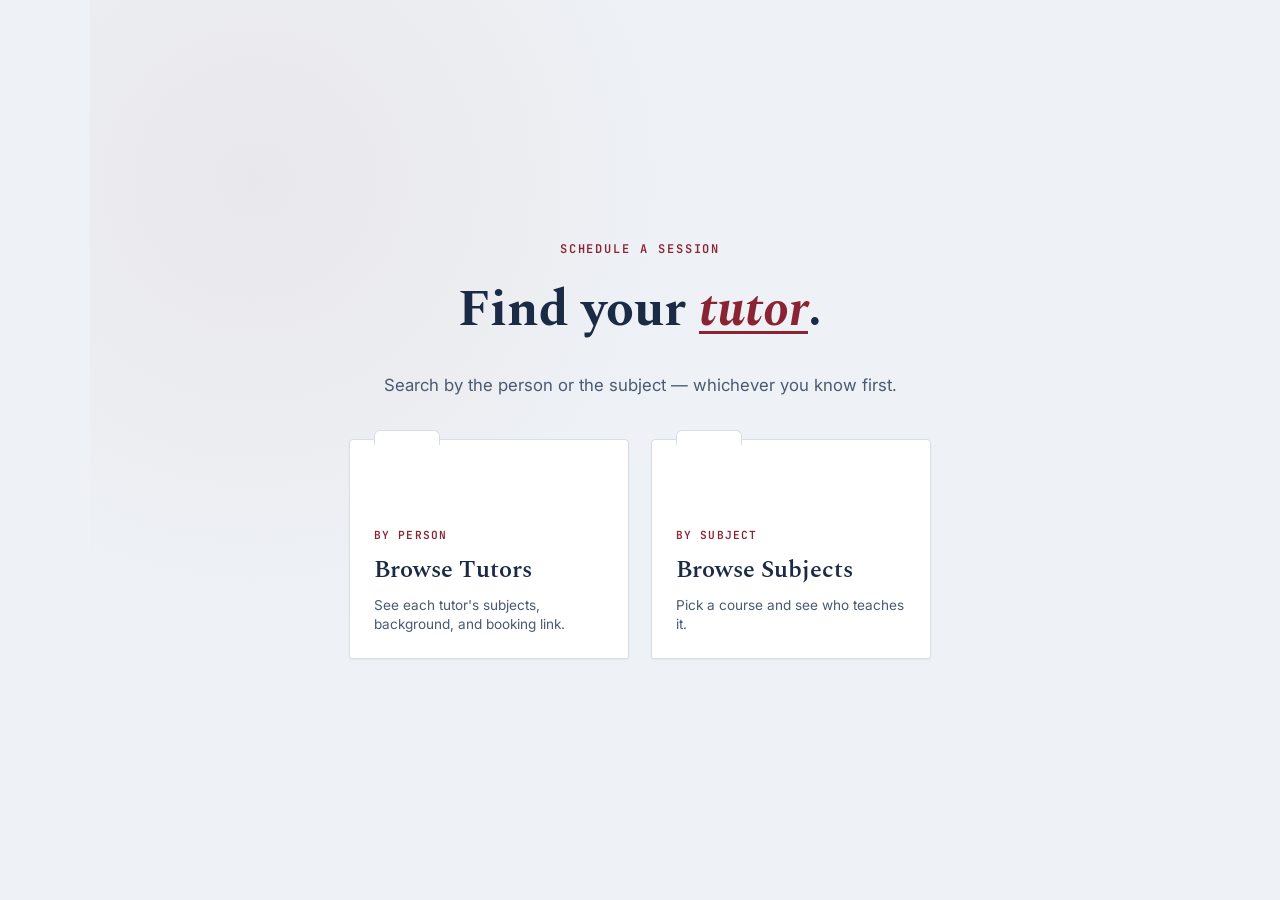
<file: index.html>
<!DOCTYPE html>
<html lang="en">
<head>
<meta charset="UTF-8">
<meta name="viewport" content="width=device-width, initial-scale=1.0">
<title>Find Your Tutor</title>
<link rel="preconnect" href="https://fonts.googleapis.com">
<link rel="preconnect" href="https://fonts.gstatic.com" crossorigin>
<link href="https://fonts.googleapis.com/css2?family=Spectral:ital,wght@0,500;0,600;0,700;1,500&family=Inter:wght@400;500;600&family=JetBrains+Mono:wght@500;600&display=swap" rel="stylesheet">
<link rel="stylesheet" href="styles.css">
</head>
<body>
  <main class="home">
    <div class="eyebrow">Schedule a Session</div>
    <h1>Find your <em>tutor</em>.</h1>
    <p class="subtitle">Search by the person or the subject — whichever you know first.</p>

    <div class="home-buttons">
      <a class="big-btn" href="tutors.html">
        <span class="big-btn-icon-label">By Person</span>
        <span class="big-btn-label">Browse Tutors</span>
        <span class="big-btn-sub">See each tutor's subjects, background, and booking link.</span>
      </a>
      <a class="big-btn" href="subjects.html">
        <span class="big-btn-icon-label">By Subject</span>
        <span class="big-btn-label">Browse Subjects</span>
        <span class="big-btn-sub">Pick a course and see who teaches it.</span>
      </a>
    </div>
  </main>
</body>
</html>
</file>
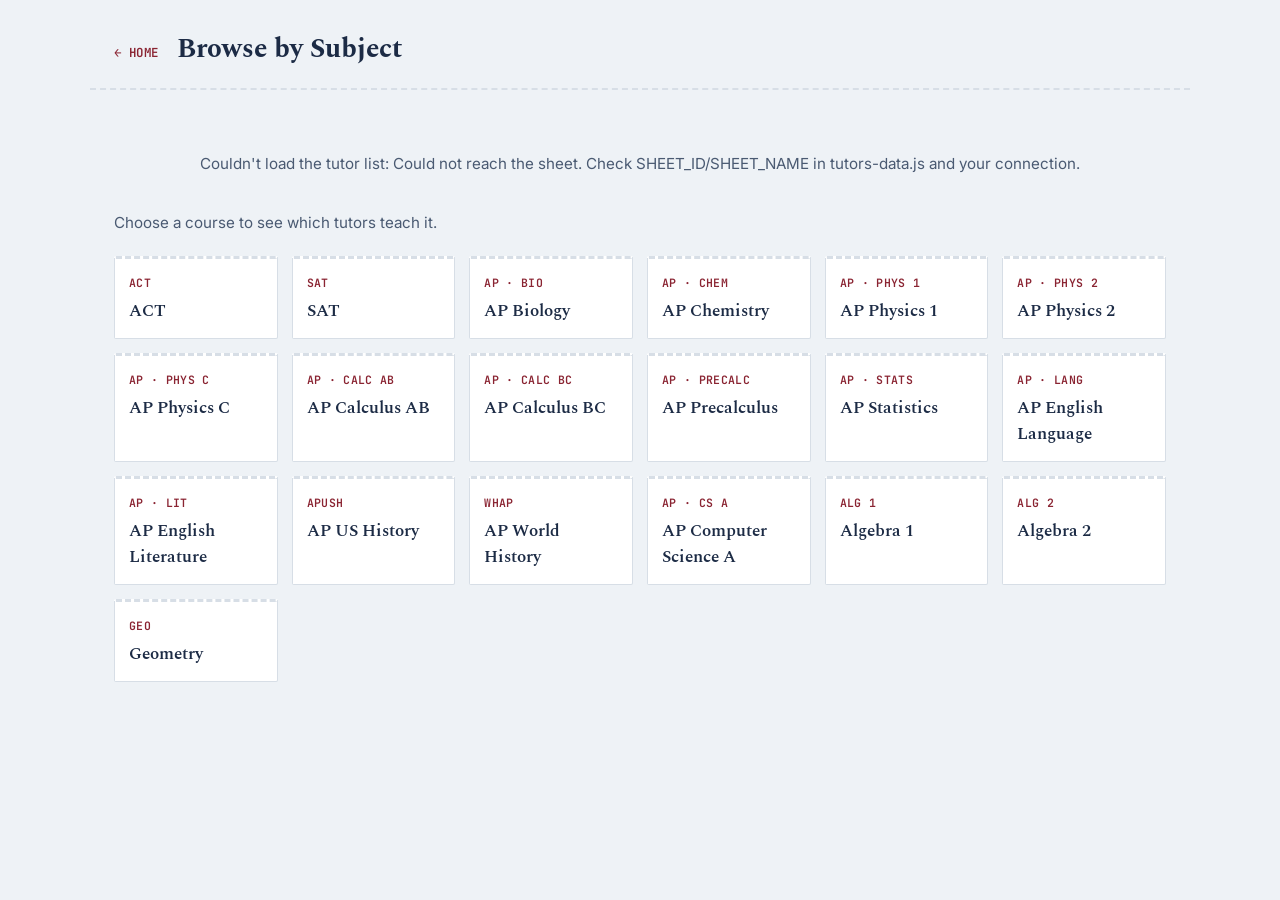
<file: subjects.html>
<!DOCTYPE html>
<html lang="en">
<head>
<meta charset="UTF-8">
<meta name="viewport" content="width=device-width, initial-scale=1.0">
<title>Browse by Subject</title>
<link rel="preconnect" href="https://fonts.googleapis.com">
<link rel="preconnect" href="https://fonts.gstatic.com" crossorigin>
<link href="https://fonts.googleapis.com/css2?family=Spectral:ital,wght@0,500;0,600;0,700;1,500&family=Inter:wght@400;500;600&family=JetBrains+Mono:wght@500;600&display=swap" rel="stylesheet">
<link rel="stylesheet" href="styles.css">
<script src="tutors-data.js"></script>
</head>
<body>
  <header class="page-header">
    <a href="index.html" class="back-link">← Home</a>
    <h1 id="pageTitle">Browse by Subject</h1>
  </header>

  <main>
    <div id="status" class="status">Loading subjects…</div>

    <div id="subjectView">
      <p class="page-intro">Choose a course to see which tutors teach it.</p>
      <div id="subjectGrid" class="subject-grid"></div>
    </div>

    <div id="resultsView" class="hidden">
      <button id="backToSubjects" class="back-link results-back">← All subjects</button>
      <div id="tutorGrid" class="tutor-grid"></div>
    </div>
  </main>

  <script>
    // Edit this list to match what you offer. "name" must match (case-insensitively)
    // the text used in the sheet's Subjects column. "code" is just the decorative
    // course-code label shown on the card.
    const SUBJECTS = [
      { name: 'ACT', code: 'ACT' },
      { name: 'SAT', code: 'SAT' },
      { name: 'AP Biology', code: 'AP · BIO' },
      { name: 'AP Chemistry', code: 'AP · CHEM' },
      { name: 'AP Physics 1', code: 'AP · PHYS 1' },
      { name: 'AP Physics 2', code: 'AP · PHYS 2' },
      { name: 'AP Physics C', code: 'AP · PHYS C' },
      { name: 'AP Calculus AB', code: 'AP · CALC AB' },
      { name: 'AP Calculus BC', code: 'AP · CALC BC' },
      { name: 'AP Precalculus', code: 'AP · PRECALC' },
      { name: 'AP Statistics', code: 'AP · STATS' },
      { name: 'AP English Language', code: 'AP · LANG' },
      { name: 'AP English Literature', code: 'AP · LIT' },
      { name: 'AP US History', code: 'APUSH' },
      { name: 'AP World History', code: 'WHAP' },
      { name: 'AP Computer Science A', code: 'AP · CS A' },
      { name: 'Algebra 1', code: 'ALG 1' },
      { name: 'Algebra 2', code: 'ALG 2' },
      { name: 'Geometry', code: 'GEO' }
    ];

    let allTutors = [];

    function renderSubjectGrid() {
      const grid = document.getElementById('subjectGrid');
      grid.innerHTML = '';
      SUBJECTS.forEach(function (subject) {
        const btn = document.createElement('button');
        btn.className = 'subject-btn';

        const code = document.createElement('span');
        code.className = 'code';
        code.textContent = subject.code;

        const name = document.createElement('span');
        name.className = 'name';
        name.textContent = subject.name;

        btn.appendChild(code);
        btn.appendChild(name);
        btn.addEventListener('click', function () { showSubject(subject.name); });
        grid.appendChild(btn);
      });
    }

    function showSubject(subject) {
      const url = new URL(window.location);
      url.searchParams.set('subject', subject);
      window.history.pushState({ subject: subject }, '', url);
      renderResults(subject);
    }

    function renderResults(subject) {
      document.getElementById('pageTitle').textContent = 'Tutors for ' + subject;
      document.getElementById('subjectView').classList.add('hidden');
      document.getElementById('resultsView').classList.remove('hidden');

      const grid = document.getElementById('tutorGrid');
      grid.innerHTML = '';
      const matches = allTutors.filter(function (t) {
        return t.subjects.some(function (s) { return s.toLowerCase() === subject.toLowerCase(); });
      });

      if (!matches.length) {
        const msg = document.createElement('p');
        msg.className = 'status';
        msg.innerHTML = 'No tutors are currently listed for ' + subject +
          '. Check back soon, or <a href="tutors.html">browse all tutors</a>.';
        grid.appendChild(msg);
      } else {
        matches.forEach(function (t) { grid.appendChild(createTutorCard(t)); });
      }
    }

    function showSubjectGrid() {
      const url = new URL(window.location);
      url.searchParams.delete('subject');
      window.history.pushState({}, '', url);

      document.getElementById('pageTitle').textContent = 'Browse by Subject';
      document.getElementById('resultsView').classList.add('hidden');
      document.getElementById('subjectView').classList.remove('hidden');
    }

    document.getElementById('backToSubjects').addEventListener('click', showSubjectGrid);

    window.addEventListener('popstate', function () {
      const params = new URLSearchParams(window.location.search);
      const subject = params.get('subject');
      if (subject) { renderResults(subject); } else { showSubjectGrid(); }
    });

    (async function () {
      const statusEl = document.getElementById('status');
      renderSubjectGrid();
      try {
        allTutors = await fetchTutors();
        statusEl.classList.add('hidden');
        const params = new URLSearchParams(window.location.search);
        const subject = params.get('subject');
        if (subject) { renderResults(subject); }
      } catch (err) {
        statusEl.textContent = "Couldn't load the tutor list: " + err.message;
      }
    })();
  </script>
</body>
</html>
</file>
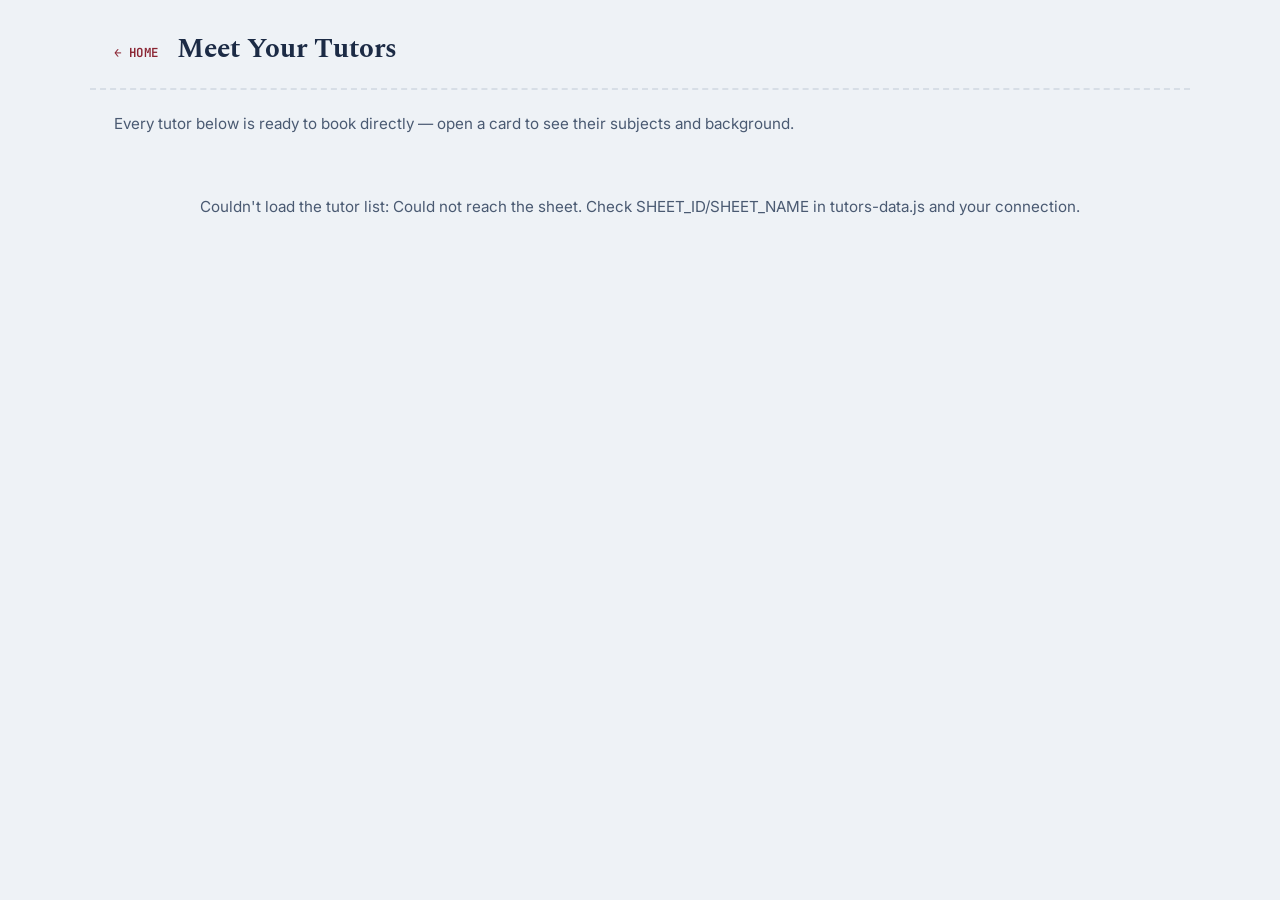
<file: tutors.html>
<!DOCTYPE html>
<html lang="en">
<head>
<meta charset="UTF-8">
<meta name="viewport" content="width=device-width, initial-scale=1.0">
<title>Meet Your Tutors</title>
<link rel="preconnect" href="https://fonts.googleapis.com">
<link rel="preconnect" href="https://fonts.gstatic.com" crossorigin>
<link href="https://fonts.googleapis.com/css2?family=Spectral:ital,wght@0,500;0,600;0,700;1,500&family=Inter:wght@400;500;600&family=JetBrains+Mono:wght@500;600&display=swap" rel="stylesheet">
<link rel="stylesheet" href="styles.css">
<script src="tutors-data.js"></script>
</head>
<body>
  <header class="page-header">
    <a href="index.html" class="back-link">← Home</a>
    <h1>Meet Your Tutors</h1>
  </header>

  <main>
    <p class="page-intro">Every tutor below is ready to book directly — open a card to see their subjects and background.</p>
    <div id="status" class="status">Loading tutors…</div>
    <div id="tutorGrid" class="tutor-grid"></div>
  </main>

  <script>
    (async function () {
      const statusEl = document.getElementById('status');
      const grid = document.getElementById('tutorGrid');
      try {
        const tutors = await fetchTutors();
        statusEl.classList.add('hidden');
        if (!tutors.length) {
          statusEl.textContent = 'No tutors are listed yet. Add a row to the Google Sheet to get started.';
          statusEl.classList.remove('hidden');
          return;
        }
        tutors.forEach(function (t) { grid.appendChild(createTutorCard(t)); });
      } catch (err) {
        statusEl.textContent = "Couldn't load the tutor list: " + err.message;
      }
    })();
  </script>
</body>
</html>
</file>
<file: styles.css>
:root{
  --ink:#1c2b45;
  --ink-soft:#4a5a72;
  --paper:#eef2f6;
  --card:#ffffff;
  --crimson:#8a2432;
  --crimson-soft:#f3dde0;
  --rule:#d7dee6;
}

*{box-sizing:border-box;}

body{
  margin:0;
  background:var(--paper);
  color:var(--ink);
  font-family:'Inter',-apple-system,BlinkMacSystemFont,'Segoe UI',Roboto,sans-serif;
}

a{color:inherit;text-decoration:none;}
.hidden{display:none !important;}

a:focus-visible, button:focus-visible{
  outline:2px solid var(--crimson);
  outline-offset:2px;
}

@media (prefers-reduced-motion: reduce){
  *{transition:none !important; animation:none !important;}
}

/* ---------- Home page ---------- */
.home{
  min-height:100vh;
  display:flex;
  flex-direction:column;
  align-items:center;
  justify-content:center;
  text-align:center;
  padding:32px 24px;
  background:
    radial-gradient(circle at 15% 20%, rgba(138,36,50,0.05), transparent 40%),
    var(--paper);
}

.eyebrow{
  font-family:'JetBrains Mono', monospace;
  font-size:0.75rem;
  letter-spacing:0.16em;
  text-transform:uppercase;
  color:var(--crimson);
  margin-bottom:14px;
  font-weight:600;
}

.home h1{
  font-family:'Spectral', serif;
  font-size:clamp(2.2rem,5vw,3.2rem);
  font-weight:700;
  margin:0 0 10px;
  color:var(--ink);
}

.home h1 em{
  font-style:italic;
  color:var(--crimson);
  text-decoration:underline;
  text-decoration-color:var(--crimson);
  text-decoration-thickness:3px;
  text-underline-offset:6px;
}

.subtitle{
  color:var(--ink-soft);
  margin-bottom:44px;
  font-size:1.05rem;
  max-width:32em;
}

.home-buttons{
  display:flex;
  gap:22px;
  flex-wrap:wrap;
  justify-content:center;
}

.big-btn{
  position:relative;
  display:flex;
  flex-direction:column;
  align-items:flex-start;
  justify-content:flex-end;
  width:280px;
  height:220px;
  padding:24px;
  background:var(--card);
  border:1px solid var(--rule);
  border-radius:4px 4px 2px 2px;
  text-align:left;
  transition:transform .15s ease, box-shadow .15s ease, border-color .15s ease;
  box-shadow:0 1px 2px rgba(28,43,69,0.06);
}

.big-btn::before{
  content:'';
  position:absolute;
  top:-10px;
  left:24px;
  width:64px;
  height:14px;
  background:var(--card);
  border:1px solid var(--rule);
  border-bottom:none;
  border-radius:6px 6px 0 0;
}

.big-btn:hover{
  transform:translateY(-3px);
  border-color:var(--crimson);
  box-shadow:0 10px 24px rgba(138,36,50,0.14);
}

.big-btn-icon-label{
  font-family:'JetBrains Mono', monospace;
  font-size:0.7rem;
  letter-spacing:0.1em;
  color:var(--crimson);
  text-transform:uppercase;
  margin-bottom:10px;
  font-weight:600;
}

.big-btn-label{
  font-family:'Spectral', serif;
  font-size:1.5rem;
  font-weight:600;
  color:var(--ink);
  margin-bottom:8px;
}

.big-btn-sub{
  font-size:0.85rem;
  color:var(--ink-soft);
  line-height:1.4;
}

/* ---------- Page header (tutors / subjects pages) ---------- */
.page-header{
  max-width:1100px;
  margin:0 auto;
  padding:28px 24px 18px;
  display:flex;
  align-items:baseline;
  gap:18px;
  flex-wrap:wrap;
  border-bottom:2px dashed var(--rule);
}

.page-header h1{
  font-family:'Spectral', serif;
  font-size:1.7rem;
  margin:0;
  color:var(--ink);
}

.back-link{
  font-family:'JetBrains Mono', monospace;
  font-size:0.78rem;
  letter-spacing:0.04em;
  color:var(--crimson);
  font-weight:600;
  background:none;
  border:none;
  cursor:pointer;
  text-transform:uppercase;
  padding:0;
}

.back-link:hover{text-decoration:underline;}

.results-back{display:block;margin:20px auto 0;}

main{max-width:1100px;margin:0 auto;padding:24px;}

.page-intro{
  color:var(--ink-soft);
  margin:0 0 24px;
  font-size:0.95rem;
}

.status{
  text-align:center;
  color:var(--ink-soft);
  padding:40px 0;
  font-size:0.95rem;
}

.status a{color:var(--crimson);font-weight:600;text-decoration:underline;}

/* ---------- Subject grid ---------- */
.subject-grid{
  display:grid;
  grid-template-columns:repeat(auto-fill,minmax(150px,1fr));
  gap:14px;
}

.subject-btn{
  position:relative;
  text-align:left;
  background:var(--card);
  border:1px solid var(--rule);
  border-top:3px dashed var(--rule);
  border-radius:2px;
  padding:16px 14px 14px;
  cursor:pointer;
  transition:border-color .15s ease, transform .15s ease;
  display:flex;
  flex-direction:column;
  gap:8px;
}

.subject-btn .code{
  font-family:'JetBrains Mono', monospace;
  font-size:0.72rem;
  letter-spacing:0.03em;
  color:var(--crimson);
  font-weight:600;
}

.subject-btn .name{
  font-family:'Spectral', serif;
  font-size:1.05rem;
  font-weight:600;
  color:var(--ink);
}

.subject-btn:hover{
  border-top-color:var(--crimson);
  transform:translateY(-2px);
}

/* ---------- Tutor grid / cards ---------- */
.tutor-grid{
  display:grid;
  grid-template-columns:repeat(auto-fill,minmax(270px,1fr));
  gap:22px;
}

.tutor-card{
  background:var(--card);
  border:1px solid var(--rule);
  border-radius:4px;
  overflow:hidden;
  display:flex;
  flex-direction:column;
  box-shadow:0 1px 2px rgba(28,43,69,0.05);
  transition:box-shadow .15s ease;
}

.tutor-card:hover{box-shadow:0 8px 20px rgba(28,43,69,0.09);}

.tutor-photo{
  width:100%;
  height:210px;
  object-fit:cover;
  background:var(--rule);
  border-bottom:3px solid var(--crimson);
  display:block;
}

.tutor-body{
  padding:18px 18px 20px;
  display:flex;
  flex-direction:column;
  flex:1;
}

.tutor-body h3{
  font-family:'Spectral', serif;
  font-size:1.2rem;
  margin:0 0 10px;
  color:var(--ink);
}

.tutor-subjects{
  display:flex;
  flex-wrap:wrap;
  gap:6px;
  margin-bottom:12px;
}

.subject-tag{
  font-family:'JetBrains Mono', monospace;
  font-size:0.68rem;
  font-weight:600;
  letter-spacing:0.03em;
  background:var(--crimson-soft);
  color:var(--crimson);
  padding:4px 8px;
  border-radius:3px;
}

.tutor-bio{
  font-size:0.92rem;
  color:var(--ink-soft);
  line-height:1.5;
  flex:1;
  margin-bottom:18px;
}

.btn{
  display:inline-block;
  text-align:center;
  padding:11px 18px;
  background:var(--ink);
  color:#fff;
  font-weight:600;
  font-size:0.9rem;
  border-radius:3px;
  position:relative;
  font-family:'Inter', sans-serif;
}

.btn::after{
  content:'';
  position:absolute;
  left:18px;
  right:18px;
  bottom:6px;
  height:2px;
  background:var(--crimson);
  transform:scaleX(0);
  transform-origin:left;
  transition:transform .2s ease;
}

.btn:hover::after{transform:scaleX(1);}

.btn.disabled{
  background:#b8c0cc;
  pointer-events:none;
}

@media (max-width:480px){
  .home-buttons{flex-direction:column;align-items:stretch;}
  .big-btn{width:100%;}
  .page-header{padding:20px 18px 14px;}
  main{padding:20px 18px;}
}
</file>
